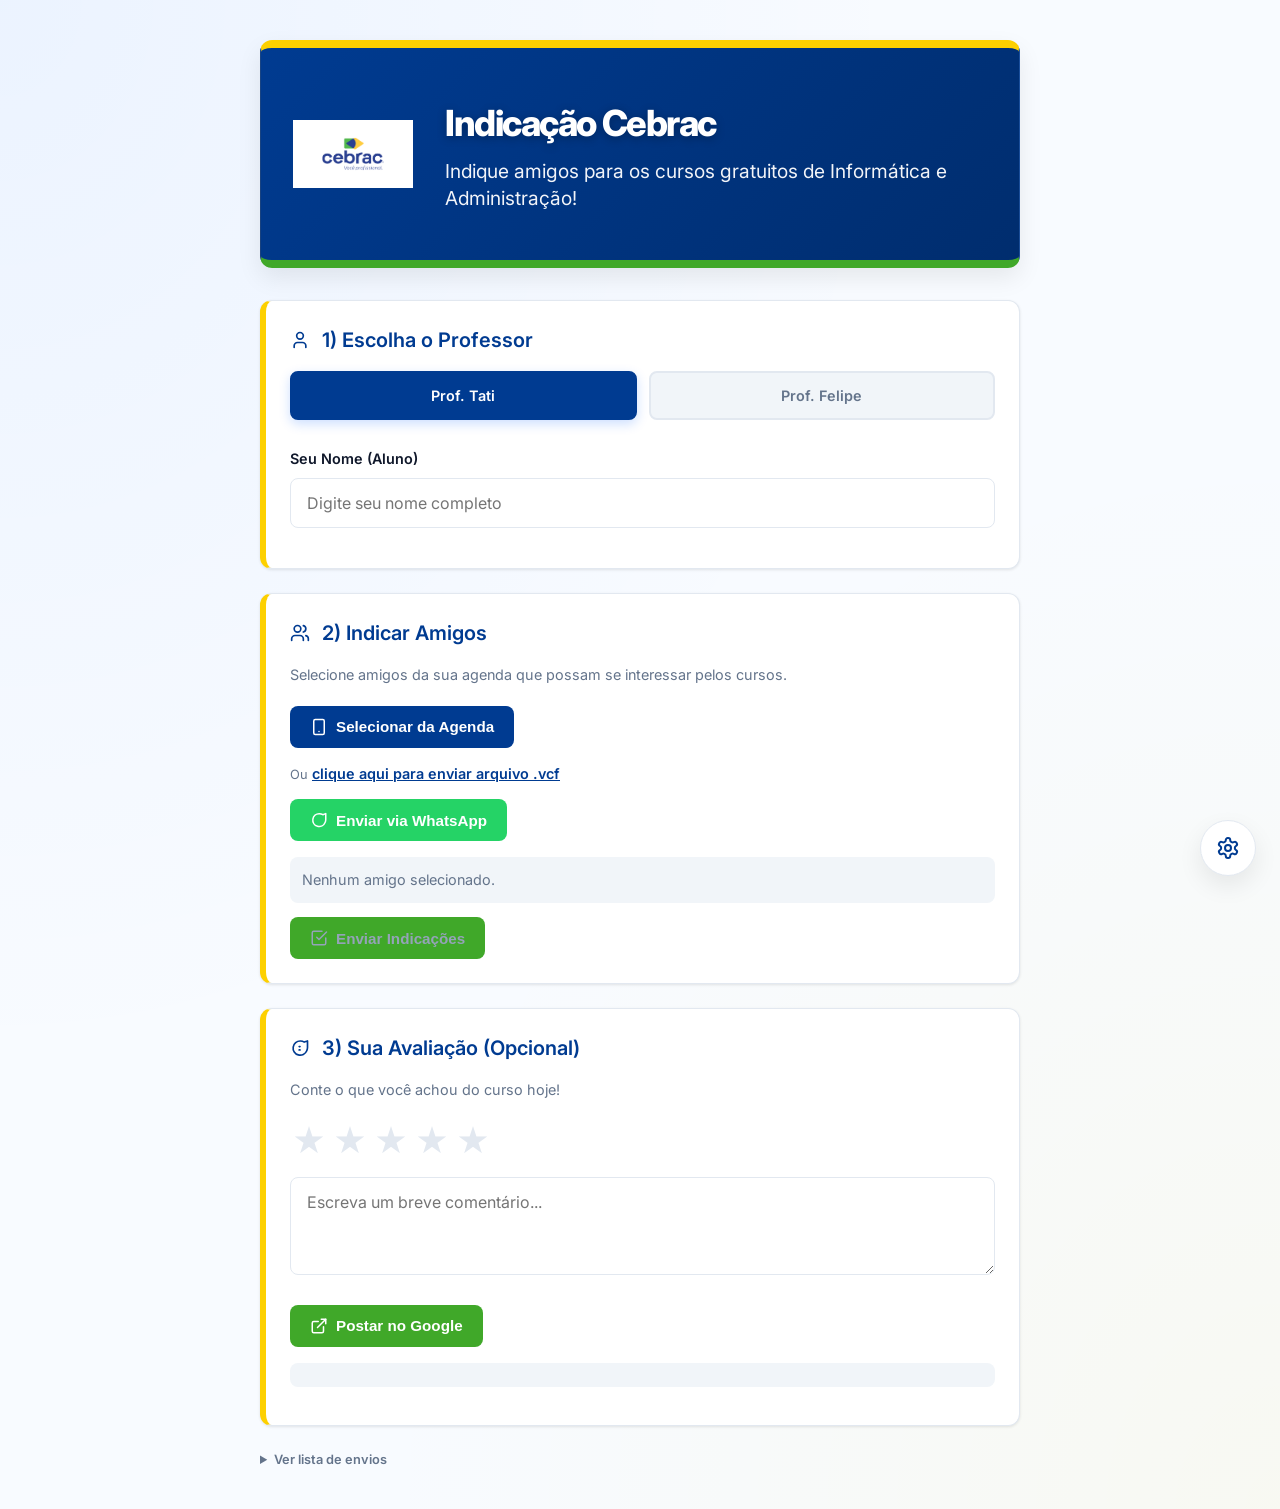
<file: index.html>
<!DOCTYPE html>
<!-- Versão 2.1 - Atualização Final Cebrac Joinville -->
<html lang="pt-BR">

<head>
  <meta charset="UTF-8" />
  <meta name="viewport" content="width=device-width, initial-scale=1.0" />
  <title>Indicação Cebrac - Curso Gratuito</title>
  <link rel="icon" type="image/svg+xml" href="img/Untitled design.svg" />
  <link rel="icon" type="image/png" href="img/logo.png" />
  <link rel="stylesheet" href="style.css" />
</head>

<body>
  <main class="app">
    <header>
      <img src="img/Untitled design.svg" alt="Cebrac Logo" class="header-logo">
      <div class="header-content">
        <h1>Indicação Cebrac</h1>
        <p>
          Indique amigos para os cursos gratuitos de Informática e Administração!
        </p>
      </div>
    </header>

    <!-- SEÇÃO 1: PROFESSOR -->
    <section class="card">
      <h2>
        <svg xmlns="http://www.w3.org/2000/svg" width="20" height="20" viewBox="0 0 24 24" fill="none"
          stroke="currentColor" stroke-width="2" stroke-linecap="round" stroke-linejoin="round">
          <path d="M19 21v-2a4 4 0 0 0-4-4H9a4 4 0 0 0-4 4v2" />
          <circle cx="12" cy="7" r="4" />
        </svg>
        1) Escolha o Professor
      </h2>
      <div class="professor-selection">
        <label class="professor-chip">
          <input type="radio" name="professor" value="Prof. Tati" checked />
          <span>Prof. Tati</span>
        </label>
        <label class="professor-chip">
          <input type="radio" name="professor" value="Prof. Felipe" />
          <span>Prof. Felipe</span>
        </label>
      </div>

      <div style="margin-top: 20px;">
        <label for="studentName">Seu Nome (Aluno)</label>
        <input id="studentName" type="text" placeholder="Digite seu nome completo" required />
      </div>
    </section>

    <!-- SEÇÃO 2: CONTATOS -->
    <section class="card">
      <h2>
        <svg xmlns="http://www.w3.org/2000/svg" width="20" height="20" viewBox="0 0 24 24" fill="none"
          stroke="currentColor" stroke-width="2" stroke-linecap="round" stroke-linejoin="round">
          <path d="M16 21v-2a4 4 0 0 0-4-4H6a4 4 0 0 0-4 4v2" />
          <circle cx="9" cy="7" r="4" />
          <path d="M22 21v-2a4 4 0 0 0-3-3.87" />
          <path d="M16 3.13a4 4 0 0 1 0 7.75" />
        </svg>
        2) Indicar Amigos
      </h2>
      <p class="hint">
        Selecione amigos da sua agenda que possam se interessar pelos cursos.
      </p>

      <div class="actions">
        <button id="pickContactBtn">
          <svg xmlns="http://www.w3.org/2000/svg" width="18" height="18" viewBox="0 0 24 24" fill="none"
            stroke="currentColor" stroke-width="2" stroke-linecap="round" stroke-linejoin="round">
            <rect x="5" y="2" width="14" height="20" rx="2" ry="2" />
            <line x1="12" y1="18" x2="12.01" y2="18" />
          </svg>
          Selecionar da Agenda
        </button>
      </div>

      <div style="margin-top: 15px;">
        <input id="vcfFile" type="file" accept=".vcf,text/vcard" style="display: none;" />
        <p class="hint" style="font-size: 0.8rem; margin: 0;">
          Ou <label for="vcfFile"
            style="display: inline; color: var(--blue); cursor: pointer; text-decoration: underline;">clique aqui para
            enviar arquivo .vcf</label>
        </p>
      </div>

      <div class="actions" style="margin-top: 15px;">
        <button id="whatsappBtn" class="btn-whatsapp">
          <svg xmlns="http://www.w3.org/2000/svg" width="18" height="18" viewBox="0 0 24 24" fill="none"
            stroke="currentColor" stroke-width="2" stroke-linecap="round" stroke-linejoin="round">
            <path
              d="M21 11.5a8.38 8.38 0 0 1-.9 3.8 8.5 8.5 0 1 1-7.6-11.7 8.5 8.5 0 0 1 4.6 1.3L21 3.5v8z" />
          </svg>
          Enviar via WhatsApp
        </button>
      </div>

      <p id="status" class="status">Nenhum amigo selecionado.</p>

      <div class="actions">
        <button id="sendToSheets" disabled>
          <svg xmlns="http://www.w3.org/2000/svg" width="18" height="18" viewBox="0 0 24 24" fill="none"
            stroke="currentColor" stroke-width="2" stroke-linecap="round" stroke-linejoin="round">
            <polyline points="9 11 12 14 22 4" />
            <path d="M21 12v7a2 2 0 0 1-2 2H5a2 2 0 0 1-2-2V5a2 2 0 0 1 2-2h11" />
          </svg>
          Enviar Indicações
        </button>
      </div>
      <p id="sendSuccess" class="success hidden">✅ Indicações enviadas com sucesso!</p>
    </section>

    <!-- SEÇÃO 3: AVALIAÇÃO -->
    <section class="card">
      <h2>
        <svg xmlns="http://www.w3.org/2000/svg" width="20" height="20" viewBox="0 0 24 24" fill="none"
          stroke="currentColor" stroke-width="2" stroke-linecap="round" stroke-linejoin="round">
          <path d="M21 11.5a8.38 8.38 0 0 1-.9 3.8 8.5 8.5 0 1 1-7.6-11.7 8.5 8.5 0 0 1 4.6 1.3L21 3.5v8z" />
          <path d="M11 10.3h1" />
          <path d="M11 14.3h1" />
        </svg>
        3) Sua Avaliação (Opcional)
      </h2>
      <p class="hint">Conte o que você achou do curso hoje!</p>

      <div id="stars" class="stars" role="radiogroup" aria-label="Avaliação em estrelas">
        <button type="button" class="star" data-value="1" aria-label="1 estrela">★</button>
        <button type="button" class="star" data-value="2" aria-label="2 estrelas">★</button>
        <button type="button" class="star" data-value="3" aria-label="3 estrelas">★</button>
        <button type="button" class="star" data-value="4" aria-label="4 estrelas">★</button>
        <button type="button" class="star" data-value="5" aria-label="5 estrelas">★</button>
      </div>

      <textarea id="reviewComment" rows="3" placeholder="Escreva um breve comentário..."></textarea>

      <div class="actions">
        <button id="openGoogleReviewBtn">
          <svg xmlns="http://www.w3.org/2000/svg" width="18" height="18" viewBox="0 0 24 24" fill="none"
            stroke="currentColor" stroke-width="2" stroke-linecap="round" stroke-linejoin="round">
            <path d="M18 13v6a2 2 0 0 1-2 2H5a2 2 0 0 1-2-2V8a2 2 0 0 1 2-2h6" />
            <polyline points="15 3 21 3 21 9" />
            <line x1="10" y1="14" x2="21" y2="3" />
          </svg>
          Postar no Google
        </button>
      </div>
      <p id="reviewStatus" class="status"></p>
    </section>

    <!-- TABELA DE DEBUG (DENTRO DE OUTRO DETAILS) -->
    <details style="margin-top: 20px;">
      <summary style="font-size: 0.8rem; color: var(--text-muted); cursor: pointer; font-weight: 600;">Ver lista de
        envios</summary>
      <section class="card" style="margin-top: 10px;">
        <div class="table-wrapper">
          <table>
            <thead>
              <tr>
                <th>Nome</th>
                <th>Telefone</th>
              </tr>
            </thead>
            <tbody id="contactsTableBody">
              <tr>
                <td colspan="2" class="empty">Ninguém selecionado ainda.</td>
              </tr>
            </tbody>
          </table>
        </div>
      </section>
    </details>
  </main>

  <!-- Admin Floating Button -->
  <div id="adminBtn" class="admin-float-btn" title="Acesso do Professor">
    <svg xmlns="http://www.w3.org/2000/svg" width="24" height="24" viewBox="0 0 24 24" fill="none" stroke="currentColor"
      stroke-width="2" stroke-linecap="round" stroke-linejoin="round">
      <path
        d="M12.22 2h-.44a2 2 0 0 0-2 2v.18a2 2 0 0 1-1 1.73l-.43.25a2 2 0 0 1-2 0l-.15-.08a2 2 0 0 0-2.73.73l-.22.38a2 2 0 0 0 .73 2.73l.15.1a2 2 0 0 1 1 1.72v.51a2 2 0 0 1-1 1.74l-.15.09a2 2 0 0 0-.73 2.73l.22.38a2 2 0 0 0 2.73.73l.15-.08a2 2 0 0 1 2 0l.43.25a2 2 0 0 1 1 1.73V20a2 2 0 0 0 2 2h.44a2 2 0 0 0 2-2v-.18a2 2 0 0 1 1-1.73l.43-.25a2 2 0 0 1 2 0l.15.08a2 2 0 0 0 2.73-.73l.22-.39a2 2 0 0 0-.73-2.73l-.15-.08a2 2 0 0 1-1-1.74v-.5a2 2 0 0 1 1-1.74l.15-.09a2 2 0 0 0 .73-2.73l-.22-.38a2 2 0 0 0-2.73-.73l-.15.08a2 2 0 0 1-2 0l-.43-.25a2 2 0 0 1-1-1.73V4a2 2 0 0 0-2-2z" />
      <circle cx="12" cy="12" r="3" />
    </svg>
  </div>

  <!-- Admin Modal -->
  <div id="adminModal" class="admin-modal hidden">
    <div class="admin-modal-content">
      <button id="closeModal" class="close-modal">&times;</button>

      <!-- Login View -->
      <div id="adminLoginView">
        <h2>Acesso do Professor</h2>
        <p class="hint">Informe sua senha para ver os resultados.</p>
        <input type="password" id="adminPassword" placeholder="Senha do Professor" />
        <button id="loginBtn" style="width: 100%;">Entrar no Painel</button>
        <p id="loginError" class="status hidden" style="color: #dc2626; margin-top: 10px;">Senha incorreta.</p>
      </div>

      <!-- Dashboard View -->
      <div id="adminDashboardView" class="hidden">
        <div style="display: flex; justify-content: space-between; align-items: center; margin-bottom: 20px;">
          <h2 id="dashTitle" style="margin: 0;">Painel</h2>
          <button id="logoutBtn"
            style="background: #f1f5f9; color: var(--text); padding: 6px 12px; font-size: 0.8rem;">Sair</button>
        </div>

        <div class="stats-grid">
          <div class="stat-card">
            <span id="totalSent" class="value">0</span>
            <span class="label">Contatos Enviados</span>
          </div>
        </div>

        <hr style="border: none; border-top: 1px solid var(--card-border); margin: 24px 0;" />

        <label for="webhookUrl">URL de Envio (Web App do Apps Script)</label>
        <input id="webhookUrl" type="url" placeholder="https://script.google.com/macros/s/.../exec" />

        <label for="googleReviewUrl">Link do Perfil no Google</label>
        <input id="googleReviewUrl" type="url" placeholder="https://g.page/r/..." />

        <div class="actions">
          <button id="downloadCsv" style="flex: 1;">Backup CSV</button>
          <button id="copyTsv" style="flex: 1;">Copiar TSV</button>
        </div>
      </div>
    </div>
  </div>

  <script src="script.js"></script>
</body>

</html>
</file>
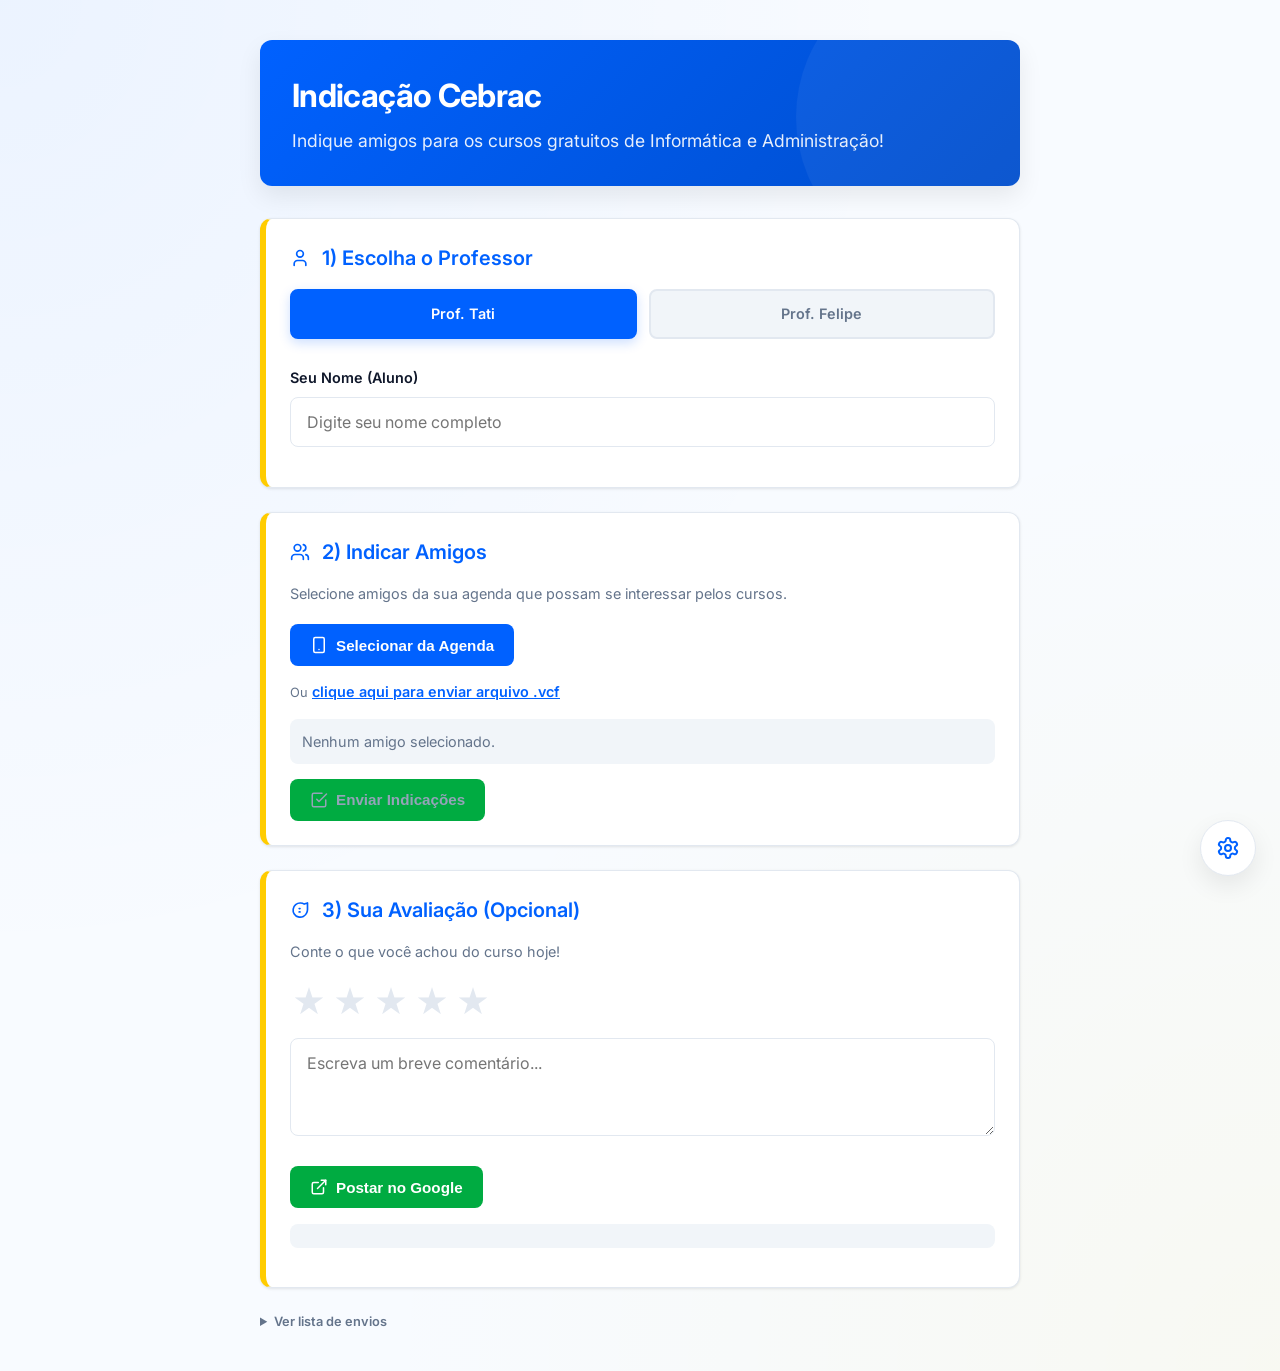
<file: contatoscebrac/index.html>
<!DOCTYPE html>
<html lang="pt-BR">

<head>
  <meta charset="UTF-8" />
  <meta name="viewport" content="width=device-width, initial-scale=1.0" />
  <title>Indicação Cebrac - Curso Gratuito</title>
  <link rel="stylesheet" href="style.css" />
</head>

<body>
  <main class="app">
    <header>
      <h1>Indicação Cebrac</h1>
      <p>
        Indique amigos para os cursos gratuitos de Informática e Administração!
      </p>
    </header>

    <!-- SEÇÃO 1: PROFESSOR -->
    <section class="card">
      <h2>
        <svg xmlns="http://www.w3.org/2000/svg" width="20" height="20" viewBox="0 0 24 24" fill="none"
          stroke="currentColor" stroke-width="2" stroke-linecap="round" stroke-linejoin="round">
          <path d="M19 21v-2a4 4 0 0 0-4-4H9a4 4 0 0 0-4 4v2" />
          <circle cx="12" cy="7" r="4" />
        </svg>
        1) Escolha o Professor
      </h2>
      <div class="professor-selection">
        <label class="professor-chip">
          <input type="radio" name="professor" value="Prof. Tati" checked />
          <span>Prof. Tati</span>
        </label>
        <label class="professor-chip">
          <input type="radio" name="professor" value="Prof. Felipe" />
          <span>Prof. Felipe</span>
        </label>
      </div>

      <div style="margin-top: 20px;">
        <label for="studentName">Seu Nome (Aluno)</label>
        <input id="studentName" type="text" placeholder="Digite seu nome completo" required />
      </div>
    </section>

    <!-- SEÇÃO 2: CONTATOS -->
    <section class="card">
      <h2>
        <svg xmlns="http://www.w3.org/2000/svg" width="20" height="20" viewBox="0 0 24 24" fill="none"
          stroke="currentColor" stroke-width="2" stroke-linecap="round" stroke-linejoin="round">
          <path d="M16 21v-2a4 4 0 0 0-4-4H6a4 4 0 0 0-4 4v2" />
          <circle cx="9" cy="7" r="4" />
          <path d="M22 21v-2a4 4 0 0 0-3-3.87" />
          <path d="M16 3.13a4 4 0 0 1 0 7.75" />
        </svg>
        2) Indicar Amigos
      </h2>
      <p class="hint">
        Selecione amigos da sua agenda que possam se interessar pelos cursos.
      </p>

      <div class="actions">
        <button id="pickContactBtn">
          <svg xmlns="http://www.w3.org/2000/svg" width="18" height="18" viewBox="0 0 24 24" fill="none"
            stroke="currentColor" stroke-width="2" stroke-linecap="round" stroke-linejoin="round">
            <rect x="5" y="2" width="14" height="20" rx="2" ry="2" />
            <line x1="12" y1="18" x2="12.01" y2="18" />
          </svg>
          Selecionar da Agenda
        </button>
      </div>

      <div style="margin-top: 15px;">
        <input id="vcfFile" type="file" accept=".vcf,text/vcard" style="display: none;" />
        <p class="hint" style="font-size: 0.8rem; margin: 0;">
          Ou <label for="vcfFile"
            style="display: inline; color: var(--blue); cursor: pointer; text-decoration: underline;">clique aqui para
            enviar arquivo .vcf</label>
        </p>
      </div>

      <p id="status" class="status">Nenhum amigo selecionado.</p>

      <div class="actions">
        <button id="sendToSheets" disabled>
          <svg xmlns="http://www.w3.org/2000/svg" width="18" height="18" viewBox="0 0 24 24" fill="none"
            stroke="currentColor" stroke-width="2" stroke-linecap="round" stroke-linejoin="round">
            <polyline points="9 11 12 14 22 4" />
            <path d="M21 12v7a2 2 0 0 1-2 2H5a2 2 0 0 1-2-2V5a2 2 0 0 1 2-2h11" />
          </svg>
          Enviar Indicações
        </button>
      </div>
      <p id="sendSuccess" class="success hidden">✅ Indicações enviadas com sucesso!</p>
    </section>

    <!-- SEÇÃO 3: AVALIAÇÃO -->
    <section class="card">
      <h2>
        <svg xmlns="http://www.w3.org/2000/svg" width="20" height="20" viewBox="0 0 24 24" fill="none"
          stroke="currentColor" stroke-width="2" stroke-linecap="round" stroke-linejoin="round">
          <path d="M21 11.5a8.38 8.38 0 0 1-.9 3.8 8.5 8.5 0 1 1-7.6-11.7 8.5 8.5 0 0 1 4.6 1.3L21 3.5v8z" />
          <path d="M11 10.3h1" />
          <path d="M11 14.3h1" />
        </svg>
        3) Sua Avaliação (Opcional)
      </h2>
      <p class="hint">Conte o que você achou do curso hoje!</p>

      <div id="stars" class="stars" role="radiogroup" aria-label="Avaliação em estrelas">
        <button type="button" class="star" data-value="1" aria-label="1 estrela">★</button>
        <button type="button" class="star" data-value="2" aria-label="2 estrelas">★</button>
        <button type="button" class="star" data-value="3" aria-label="3 estrelas">★</button>
        <button type="button" class="star" data-value="4" aria-label="4 estrelas">★</button>
        <button type="button" class="star" data-value="5" aria-label="5 estrelas">★</button>
      </div>

      <textarea id="reviewComment" rows="3" placeholder="Escreva um breve comentário..."></textarea>

      <div class="actions">
        <button id="openGoogleReviewBtn">
          <svg xmlns="http://www.w3.org/2000/svg" width="18" height="18" viewBox="0 0 24 24" fill="none"
            stroke="currentColor" stroke-width="2" stroke-linecap="round" stroke-linejoin="round">
            <path d="M18 13v6a2 2 0 0 1-2 2H5a2 2 0 0 1-2-2V8a2 2 0 0 1 2-2h6" />
            <polyline points="15 3 21 3 21 9" />
            <line x1="10" y1="14" x2="21" y2="3" />
          </svg>
          Postar no Google
        </button>
      </div>
      <p id="reviewStatus" class="status"></p>
    </section>

    <!-- TABELA DE DEBUG (DENTRO DE OUTRO DETAILS) -->
    <details style="margin-top: 20px;">
      <summary style="font-size: 0.8rem; color: var(--text-muted); cursor: pointer; font-weight: 600;">Ver lista de
        envios</summary>
      <section class="card" style="margin-top: 10px;">
        <div class="table-wrapper">
          <table>
            <thead>
              <tr>
                <th>Nome</th>
                <th>Telefone</th>
              </tr>
            </thead>
            <tbody id="contactsTableBody">
              <tr>
                <td colspan="2" class="empty">Ninguém selecionado ainda.</td>
              </tr>
            </tbody>
          </table>
        </div>
      </section>
    </details>
  </main>

  <!-- Admin Floating Button -->
  <div id="adminBtn" class="admin-float-btn" title="Acesso do Professor">
    <svg xmlns="http://www.w3.org/2000/svg" width="24" height="24" viewBox="0 0 24 24" fill="none" stroke="currentColor"
      stroke-width="2" stroke-linecap="round" stroke-linejoin="round">
      <path
        d="M12.22 2h-.44a2 2 0 0 0-2 2v.18a2 2 0 0 1-1 1.73l-.43.25a2 2 0 0 1-2 0l-.15-.08a2 2 0 0 0-2.73.73l-.22.38a2 2 0 0 0 .73 2.73l.15.1a2 2 0 0 1 1 1.72v.51a2 2 0 0 1-1 1.74l-.15.09a2 2 0 0 0-.73 2.73l.22.38a2 2 0 0 0 2.73.73l.15-.08a2 2 0 0 1 2 0l.43.25a2 2 0 0 1 1 1.73V20a2 2 0 0 0 2 2h.44a2 2 0 0 0 2-2v-.18a2 2 0 0 1 1-1.73l.43-.25a2 2 0 0 1 2 0l.15.08a2 2 0 0 0 2.73-.73l.22-.39a2 2 0 0 0-.73-2.73l-.15-.08a2 2 0 0 1-1-1.74v-.5a2 2 0 0 1 1-1.74l.15-.09a2 2 0 0 0 .73-2.73l-.22-.38a2 2 0 0 0-2.73-.73l-.15.08a2 2 0 0 1-2 0l-.43-.25a2 2 0 0 1-1-1.73V4a2 2 0 0 0-2-2z" />
      <circle cx="12" cy="12" r="3" />
    </svg>
  </div>

  <!-- Admin Modal -->
  <div id="adminModal" class="admin-modal hidden">
    <div class="admin-modal-content">
      <button id="closeModal" class="close-modal">&times;</button>

      <!-- Login View -->
      <div id="adminLoginView">
        <h2>Acesso do Professor</h2>
        <p class="hint">Informe sua senha para ver os resultados.</p>
        <input type="password" id="adminPassword" placeholder="Senha do Professor" />
        <button id="loginBtn" style="width: 100%;">Entrar no Painel</button>
        <p id="loginError" class="status hidden" style="color: #dc2626; margin-top: 10px;">Senha incorreta.</p>
      </div>

      <!-- Dashboard View -->
      <div id="adminDashboardView" class="hidden">
        <div style="display: flex; justify-content: space-between; align-items: center; margin-bottom: 20px;">
          <h2 id="dashTitle" style="margin: 0;">Painel</h2>
          <button id="logoutBtn"
            style="background: #f1f5f9; color: var(--text); padding: 6px 12px; font-size: 0.8rem;">Sair</button>
        </div>

        <div class="stats-grid">
          <div class="stat-card">
            <span id="totalSent" class="value">0</span>
            <span class="label">Contatos Enviados</span>
          </div>
        </div>

        <hr style="border: none; border-top: 1px solid var(--card-border); margin: 24px 0;" />

        <label for="webhookUrl">URL da Planilha</label>
        <input id="webhookUrl" type="url" placeholder="https://script.google.com/..." />

        <label for="googleReviewUrl">Link do Perfil no Google</label>
        <input id="googleReviewUrl" type="url" placeholder="https://g.page/r/..." />

        <div class="actions">
          <button id="downloadCsv" style="flex: 1;">Backup CSV</button>
          <button id="copyTsv" style="flex: 1;">Copiar TSV</button>
        </div>
      </div>
    </div>
  </div>

  <script src="script.js"></script>
</body>

</html>
</file>
<file: style.css>
@import url('https://fonts.googleapis.com/css2?family=Inter:wght@400;500;600;700&display=swap');

:root {
  --blue: #003b91;
  --blue-hover: #002d6e;
  --yellow: #fdd000;
  --green: #40a829;
  --green-hover: #348a21;
  --bg: #f8fbff;
  --text: #0f172a;
  --text-muted: #64748b;
  --card-border: #e2e8f0;
  --shadow-sm: 0 1px 3px rgba(0, 0, 0, 0.1);
  --shadow-md: 0 4px 12px rgba(0, 0, 0, 0.05);
  --shadow-lg: 0 10px 25px rgba(0, 0, 0, 0.08);
  --radius: 12px;
  --transition: all 0.2s cubic-bezier(0.4, 0, 0.2, 1);
}

* {
  box-sizing: border-box;
}

body {
  margin: 0;
  font-family: 'Inter', -apple-system, BlinkMacSystemFont, sans-serif;
  background-color: var(--bg);
  background-image:
    radial-gradient(at 0% 0%, rgba(0, 97, 255, 0.05) 0px, transparent 50%),
    radial-gradient(at 100% 100%, rgba(255, 204, 0, 0.05) 0px, transparent 50%);
  color: var(--text);
  line-height: 1.5;
  min-height: 100vh;
}

.app {
  max-width: 800px;
  margin: 0 auto;
  padding: 40px 20px;
}

header {
  background: linear-gradient(135deg, var(--blue), #002d6e);
  backdrop-filter: blur(10px);
  -webkit-backdrop-filter: blur(10px);
  color: white;
  padding: 48px 32px;
  border-radius: var(--radius);
  margin-bottom: 32px;
  box-shadow: var(--shadow-lg);
  position: relative;
  overflow: hidden;
  display: flex;
  align-items: center;
  gap: 32px;
  border: 1px solid rgba(255, 255, 255, 0.1);
  border-top: 8px solid var(--yellow);
  border-bottom: 8px solid var(--green);
}

@keyframes logoEntrance {
  from {
    opacity: 0;
    transform: scale(0.8) rotate(-10deg);
  }

  to {
    opacity: 1;
    transform: scale(1) rotate(0deg);
  }
}

.header-content {
  position: relative;
  z-index: 1;
}

.header-logo {
  width: 120px;
  height: auto;
  object-fit: contain;
  position: relative;
  z-index: 1;
  animation: logoEntrance 0.8s cubic-bezier(0.34, 1.56, 0.64, 1) forwards;
}

header h1 {
  margin: 0 0 8px 0;
  font-weight: 800;
  font-size: 2.25rem;
  letter-spacing: -0.04em;
  text-shadow: 0 2px 10px rgba(0, 0, 0, 0.3);
}

header p {
  margin: 0;
  opacity: 0.95;
  font-size: 1.2rem;
  max-width: 600px;
  font-weight: 400;
  line-height: 1.4;
}

@media (max-width: 640px) {
  header {
    flex-direction: column;
    text-align: center;
    padding: 32px 20px;
    gap: 20px;
  }

  .header-logo {
    width: 90px;
  }

  header h1 {
    font-size: 1.75rem;
  }

  header p {
    font-size: 1.1rem;
  }
}

.card {
  background: white;
  border: 1px solid var(--card-border);
  border-left: 6px solid var(--yellow);
  border-radius: var(--radius);
  padding: 24px;
  margin-bottom: 24px;
  box-shadow: var(--shadow-sm);
  transition: var(--transition);
}

.card:hover {
  box-shadow: var(--shadow-md);
  transform: translateY(-2px);
}

h2 {
  font-size: 1.25rem;
  font-weight: 600;
  margin: 0 0 16px 0;
  color: var(--blue);
  display: flex;
  align-items: center;
  gap: 12px;
}

label {
  font-weight: 600;
  display: block;
  margin-bottom: 8px;
  font-size: 0.9rem;
  color: var(--text);
}

input[type='file'] {
  background: #f1f5f9;
  border: 2px dashed #cbd5e1;
  padding: 20px;
  cursor: pointer;
  transition: var(--transition);
}

input[type='text'],
input[type='url'],
input[type='password'],
textarea {
  width: 100%;
  padding: 12px 16px;
  border: 1px solid var(--card-border);
  border-radius: 8px;
  margin-bottom: 16px;
  font: inherit;
  transition: var(--transition);
}

input[type='url']:focus,
input[type='password']:focus,
textarea:focus {
  outline: none;
  border-color: var(--blue);
  box-shadow: 0 0 0 3px rgba(0, 97, 255, 0.1);
}

.actions {
  display: flex;
  gap: 12px;
  flex-wrap: wrap;
  margin-top: 8px;
}

button {
  display: inline-flex;
  align-items: center;
  justify-content: center;
  gap: 8px;
  background: var(--blue);
  color: white;
  border: none;
  border-radius: 8px;
  padding: 12px 20px;
  cursor: pointer;
  font-weight: 600;
  font-size: 0.95rem;
  transition: var(--transition);
}

button:hover:enabled {
  background: var(--blue-hover);
  transform: translateY(-1px);
}

button:active:enabled {
  transform: translateY(0);
}

button:disabled {
  background: #cbd5e1;
  color: #94a3b8;
  cursor: not-allowed;
}

#sendToSheets,
#openGoogleReviewBtn {
  background: var(--green);
}

#sendToSheets:hover:enabled,
#openGoogleReviewBtn:hover:enabled {
  background: var(--green-hover);
}

.btn-whatsapp {
  background: #25D366 !important;
  color: white !important;
}

.btn-whatsapp:hover {
  background: #128C7E !important;
  transform: translateY(-1px);
}

.status {
  margin-top: 16px;
  padding: 12px;
  border-radius: 8px;
  background: #f1f5f9;
  font-size: 0.9rem;
  color: var(--text-muted);
}

.success {
  background: #ecfdf5;
  color: #065f46;
  border: 1px solid #a7f3d0;
}

.hidden {
  display: none !important;
}

.hint {
  font-size: 0.9rem;
  color: var(--text-muted);
  margin-bottom: 20px;
}

.stars {
  display: flex;
  gap: 4px;
  margin-bottom: 16px;
}

.star {
  background: none;
  border: none;
  padding: 4px;
  font-size: 32px;
  color: #e2e8f0;
  cursor: pointer;
  transition: var(--transition);
  line-height: 1;
}

.star:hover {
  transform: scale(1.1);
}

.star.active {
  color: var(--yellow);
  background: none;
}

.table-wrapper {
  overflow-x: auto;
  border-radius: 8px;
  border: 1px solid var(--card-border);
}

table {
  width: 100%;
  border-collapse: collapse;
  background: white;
}

th {
  background: #f8fbff;
  color: var(--text);
  font-weight: 600;
  font-size: 0.85rem;
  text-transform: uppercase;
  letter-spacing: 0.05em;
}

th,
td {
  padding: 14px 16px;
  text-align: left;
  border-bottom: 1px solid var(--card-border);
}

tr:last-child td {
  border-bottom: none;
}

.empty {
  text-align: center;
  color: var(--text-muted);
  padding: 40px;
}

.professor-selection {
  display: flex;
  gap: 12px;
  margin-top: 10px;
}

.professor-chip {
  flex: 1;
  position: relative;
  cursor: pointer;
}

.professor-chip input {
  position: absolute;
  opacity: 0;
  width: 0;
  height: 0;
}

.professor-chip span {
  display: block;
  text-align: center;
  padding: 12px;
  background: #f1f5f9;
  border: 2px solid var(--card-border);
  border-radius: 8px;
  font-weight: 600;
  transition: var(--transition);
  color: var(--text-muted);
}

.professor-chip input:checked+span {
  background: var(--blue);
  border-color: var(--blue);
  color: white;
  box-shadow: 0 4px 12px rgba(0, 97, 255, 0.2);
}

/* Admin Floating Button */
.admin-float-btn {
  position: fixed;
  bottom: 24px;
  right: 24px;
  width: 56px;
  height: 56px;
  border-radius: 50%;
  background: white;
  color: var(--blue);
  box-shadow: var(--shadow-lg);
  display: flex;
  align-items: center;
  justify-content: center;
  cursor: pointer;
  z-index: 1000;
  transition: var(--transition);
  border: 1px solid var(--card-border);
}

.admin-float-btn:hover {
  transform: rotate(45deg) scale(1.1);
  background: var(--blue);
  color: white;
}

/* Admin Modal */
.admin-modal {
  position: fixed;
  top: 0;
  left: 0;
  width: 100%;
  height: 100%;
  background: rgba(15, 23, 42, 0.6);
  backdrop-filter: blur(8px);
  z-index: 1001;
  display: flex;
  align-items: center;
  justify-content: center;
  padding: 20px;
}

.admin-modal-content {
  background: white;
  width: 100%;
  max-width: 450px;
  border-radius: var(--radius);
  padding: 32px;
  box-shadow: var(--shadow-lg);
  position: relative;
}

.close-modal {
  position: absolute;
  top: 16px;
  right: 16px;
  background: none;
  border: none;
  color: var(--text-muted);
  font-size: 24px;
  cursor: pointer;
  display: flex;
  align-items: center;
  justify-content: center;
  width: 32px;
  height: 32px;
  border-radius: 50%;
  transition: var(--transition);
}

.close-modal:hover {
  background: #f1f5f9;
  color: var(--text);
}

/* Dashboard Stats */
.stats-grid {
  display: grid;
  grid-template-columns: 1fr;
  gap: 16px;
  margin: 20px 0;
}

.stat-card {
  background: var(--bg);
  padding: 24px;
  border-radius: 12px;
  text-align: center;
  border: 1px solid var(--card-border);
}

.stat-card .value {
  display: block;
  font-size: 2.5rem;
  font-weight: 700;
  color: var(--blue);
  line-height: 1;
  margin-bottom: 8px;
}

.stat-card .label {
  font-size: 0.9rem;
  color: var(--text-muted);
  font-weight: 600;
}

/* Scrollbar styling */
::-webkit-scrollbar {
  width: 8px;
  height: 8px;
}

::-webkit-scrollbar-track {
  background: #f1f5f9;
}

::-webkit-scrollbar-thumb {
  background: #cbd5e1;
  border-radius: 4px;
}

::-webkit-scrollbar-thumb:hover {
  background: #94a3b8;
}
</file>
<file: contatoscebrac/style.css>
@import url('https://fonts.googleapis.com/css2?family=Inter:wght@400;500;600;700&display=swap');

:root {
  --blue: #0061ff;
  --blue-hover: #0056e0;
  --yellow: #ffcc00;
  --green: #00ab41;
  --green-hover: #009137;
  --bg: #f8fbff;
  --text: #0f172a;
  --text-muted: #64748b;
  --card-border: #e2e8f0;
  --shadow-sm: 0 1px 3px rgba(0, 0, 0, 0.1);
  --shadow-md: 0 4px 12px rgba(0, 0, 0, 0.05);
  --shadow-lg: 0 10px 25px rgba(0, 0, 0, 0.08);
  --radius: 12px;
  --transition: all 0.2s cubic-bezier(0.4, 0, 0.2, 1);
}

* {
  box-sizing: border-box;
}

body {
  margin: 0;
  font-family: 'Inter', -apple-system, BlinkMacSystemFont, sans-serif;
  background-color: var(--bg);
  background-image:
    radial-gradient(at 0% 0%, rgba(0, 97, 255, 0.05) 0px, transparent 50%),
    radial-gradient(at 100% 100%, rgba(255, 204, 0, 0.05) 0px, transparent 50%);
  color: var(--text);
  line-height: 1.5;
  min-height: 100vh;
}

.app {
  max-width: 800px;
  margin: 0 auto;
  padding: 40px 20px;
}

header {
  background: linear-gradient(135deg, var(--blue), #004ecc);
  color: white;
  padding: 32px;
  border-radius: var(--radius);
  margin-bottom: 32px;
  box-shadow: var(--shadow-lg);
  position: relative;
  overflow: hidden;
}

header::after {
  content: '';
  position: absolute;
  top: -50%;
  right: -10%;
  width: 300px;
  height: 300px;
  background: rgba(255, 255, 255, 0.05);
  border-radius: 50%;
}

header h1 {
  margin: 0 0 8px 0;
  font-weight: 700;
  letter-spacing: -0.02em;
}

header p {
  margin: 0;
  opacity: 0.9;
  font-size: 1.1rem;
}

.card {
  background: white;
  border: 1px solid var(--card-border);
  border-left: 6px solid var(--yellow);
  border-radius: var(--radius);
  padding: 24px;
  margin-bottom: 24px;
  box-shadow: var(--shadow-sm);
  transition: var(--transition);
}

.card:hover {
  box-shadow: var(--shadow-md);
  transform: translateY(-2px);
}

h2 {
  font-size: 1.25rem;
  font-weight: 600;
  margin: 0 0 16px 0;
  color: var(--blue);
  display: flex;
  align-items: center;
  gap: 12px;
}

label {
  font-weight: 600;
  display: block;
  margin-bottom: 8px;
  font-size: 0.9rem;
  color: var(--text);
}

input[type='file'] {
  background: #f1f5f9;
  border: 2px dashed #cbd5e1;
  padding: 20px;
  cursor: pointer;
  transition: var(--transition);
}

input[type='text'],
input[type='url'],
input[type='password'],
textarea {
  width: 100%;
  padding: 12px 16px;
  border: 1px solid var(--card-border);
  border-radius: 8px;
  margin-bottom: 16px;
  font: inherit;
  transition: var(--transition);
}

input[type='url']:focus,
input[type='password']:focus,
textarea:focus {
  outline: none;
  border-color: var(--blue);
  box-shadow: 0 0 0 3px rgba(0, 97, 255, 0.1);
}

.actions {
  display: flex;
  gap: 12px;
  flex-wrap: wrap;
  margin-top: 8px;
}

button {
  display: inline-flex;
  align-items: center;
  justify-content: center;
  gap: 8px;
  background: var(--blue);
  color: white;
  border: none;
  border-radius: 8px;
  padding: 12px 20px;
  cursor: pointer;
  font-weight: 600;
  font-size: 0.95rem;
  transition: var(--transition);
}

button:hover:enabled {
  background: var(--blue-hover);
  transform: translateY(-1px);
}

button:active:enabled {
  transform: translateY(0);
}

button:disabled {
  background: #cbd5e1;
  color: #94a3b8;
  cursor: not-allowed;
}

#sendToSheets,
#openGoogleReviewBtn {
  background: var(--green);
}

#sendToSheets:hover:enabled,
#openGoogleReviewBtn:hover:enabled {
  background: var(--green-hover);
}

.status {
  margin-top: 16px;
  padding: 12px;
  border-radius: 8px;
  background: #f1f5f9;
  font-size: 0.9rem;
  color: var(--text-muted);
}

.success {
  background: #ecfdf5;
  color: #065f46;
  border: 1px solid #a7f3d0;
}

.hidden {
  display: none !important;
}

.hint {
  font-size: 0.9rem;
  color: var(--text-muted);
  margin-bottom: 20px;
}

.stars {
  display: flex;
  gap: 4px;
  margin-bottom: 16px;
}

.star {
  background: none;
  border: none;
  padding: 4px;
  font-size: 32px;
  color: #e2e8f0;
  cursor: pointer;
  transition: var(--transition);
  line-height: 1;
}

.star:hover {
  transform: scale(1.1);
}

.star.active {
  color: var(--yellow);
  background: none;
}

.table-wrapper {
  overflow-x: auto;
  border-radius: 8px;
  border: 1px solid var(--card-border);
}

table {
  width: 100%;
  border-collapse: collapse;
  background: white;
}

th {
  background: #f8fbff;
  color: var(--text);
  font-weight: 600;
  font-size: 0.85rem;
  text-transform: uppercase;
  letter-spacing: 0.05em;
}

th,
td {
  padding: 14px 16px;
  text-align: left;
  border-bottom: 1px solid var(--card-border);
}

tr:last-child td {
  border-bottom: none;
}

.empty {
  text-align: center;
  color: var(--text-muted);
  padding: 40px;
}

.professor-selection {
  display: flex;
  gap: 12px;
  margin-top: 10px;
}

.professor-chip {
  flex: 1;
  position: relative;
  cursor: pointer;
}

.professor-chip input {
  position: absolute;
  opacity: 0;
  width: 0;
  height: 0;
}

.professor-chip span {
  display: block;
  text-align: center;
  padding: 12px;
  background: #f1f5f9;
  border: 2px solid var(--card-border);
  border-radius: 8px;
  font-weight: 600;
  transition: var(--transition);
  color: var(--text-muted);
}

.professor-chip input:checked+span {
  background: var(--blue);
  border-color: var(--blue);
  color: white;
  box-shadow: 0 4px 12px rgba(0, 97, 255, 0.2);
}

/* Admin Floating Button */
.admin-float-btn {
  position: fixed;
  bottom: 24px;
  right: 24px;
  width: 56px;
  height: 56px;
  border-radius: 50%;
  background: white;
  color: var(--blue);
  box-shadow: var(--shadow-lg);
  display: flex;
  align-items: center;
  justify-content: center;
  cursor: pointer;
  z-index: 1000;
  transition: var(--transition);
  border: 1px solid var(--card-border);
}

.admin-float-btn:hover {
  transform: rotate(45deg) scale(1.1);
  background: var(--blue);
  color: white;
}

/* Admin Modal */
.admin-modal {
  position: fixed;
  top: 0;
  left: 0;
  width: 100%;
  height: 100%;
  background: rgba(15, 23, 42, 0.6);
  backdrop-filter: blur(8px);
  z-index: 1001;
  display: flex;
  align-items: center;
  justify-content: center;
  padding: 20px;
}

.admin-modal-content {
  background: white;
  width: 100%;
  max-width: 450px;
  border-radius: var(--radius);
  padding: 32px;
  box-shadow: var(--shadow-lg);
  position: relative;
}

.close-modal {
  position: absolute;
  top: 16px;
  right: 16px;
  background: none;
  border: none;
  color: var(--text-muted);
  font-size: 24px;
  cursor: pointer;
  display: flex;
  align-items: center;
  justify-content: center;
  width: 32px;
  height: 32px;
  border-radius: 50%;
  transition: var(--transition);
}

.close-modal:hover {
  background: #f1f5f9;
  color: var(--text);
}

/* Dashboard Stats */
.stats-grid {
  display: grid;
  grid-template-columns: 1fr;
  gap: 16px;
  margin: 20px 0;
}

.stat-card {
  background: var(--bg);
  padding: 24px;
  border-radius: 12px;
  text-align: center;
  border: 1px solid var(--card-border);
}

.stat-card .value {
  display: block;
  font-size: 2.5rem;
  font-weight: 700;
  color: var(--blue);
  line-height: 1;
  margin-bottom: 8px;
}

.stat-card .label {
  font-size: 0.9rem;
  color: var(--text-muted);
  font-weight: 600;
}

/* Scrollbar styling */
::-webkit-scrollbar {
  width: 8px;
  height: 8px;
}

::-webkit-scrollbar-track {
  background: #f1f5f9;
}

::-webkit-scrollbar-thumb {
  background: #cbd5e1;
  border-radius: 4px;
}

::-webkit-scrollbar-thumb:hover {
  background: #94a3b8;
}
</file>
